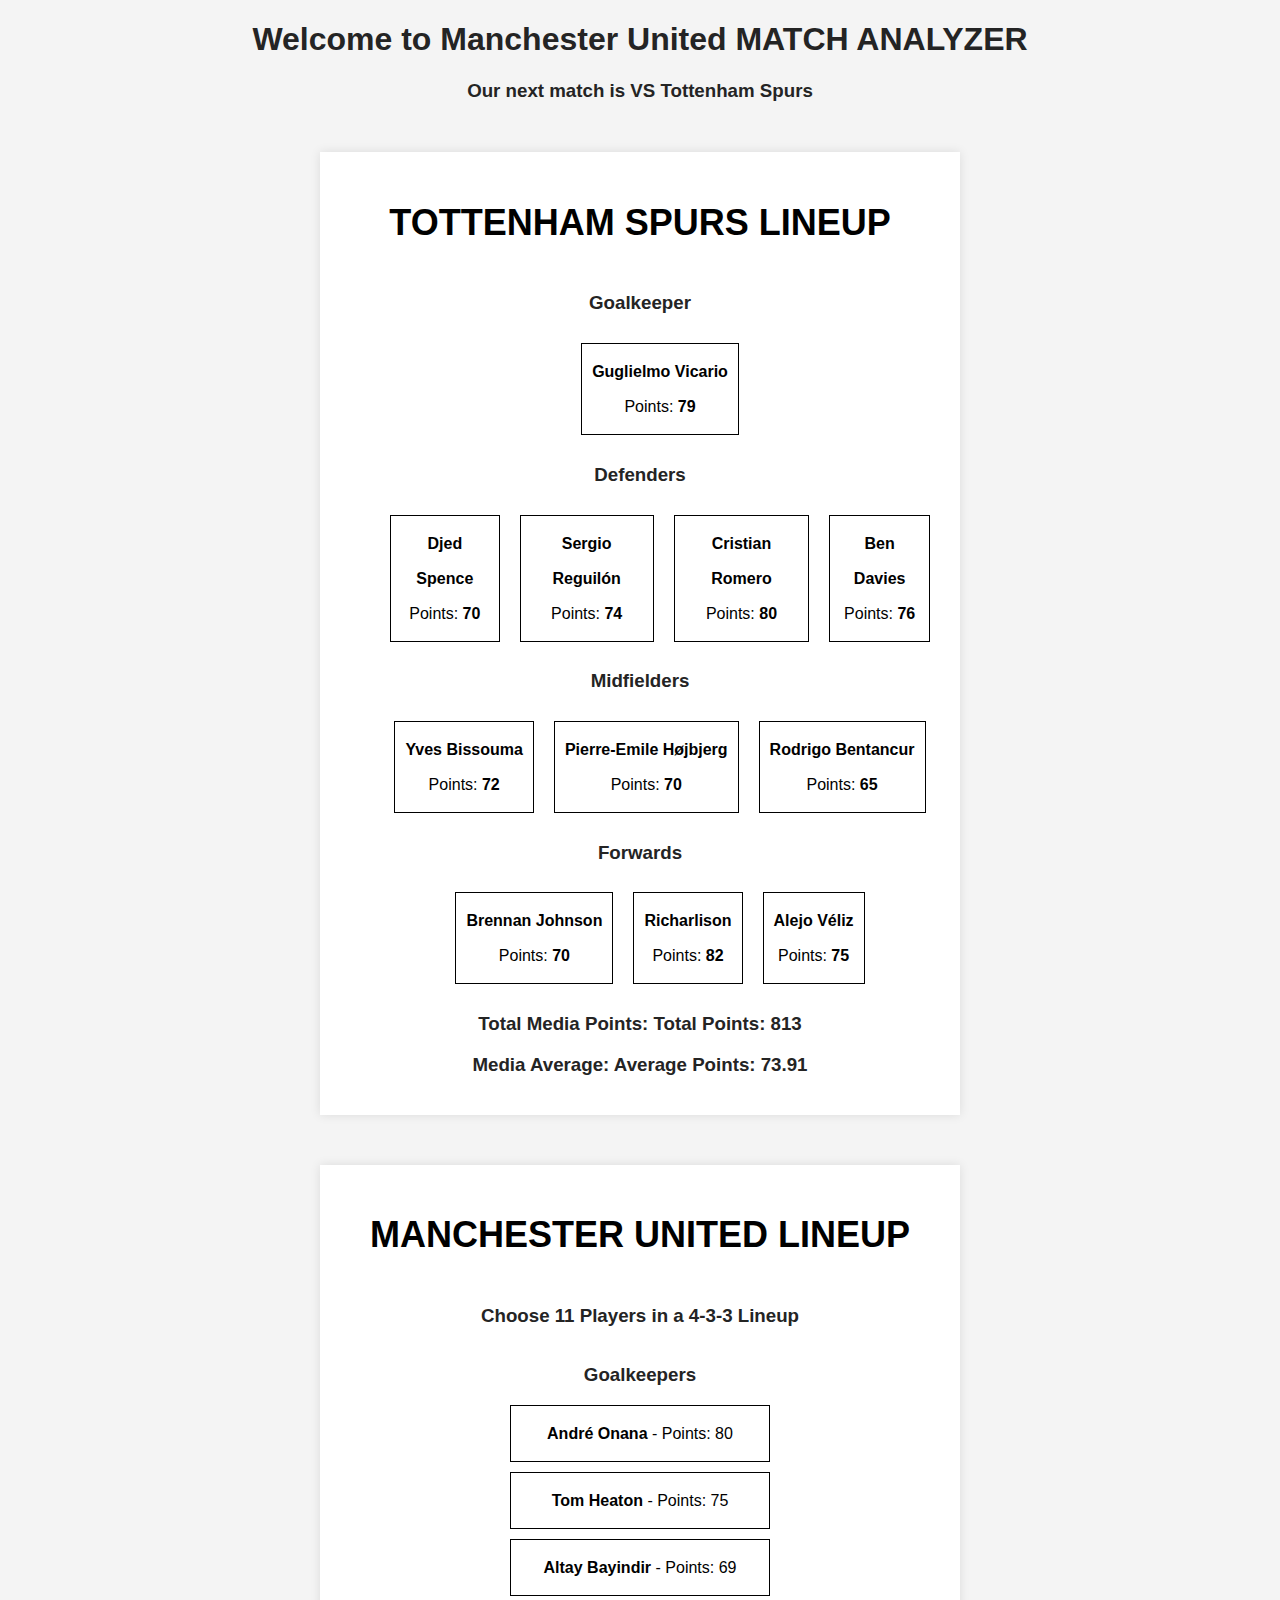
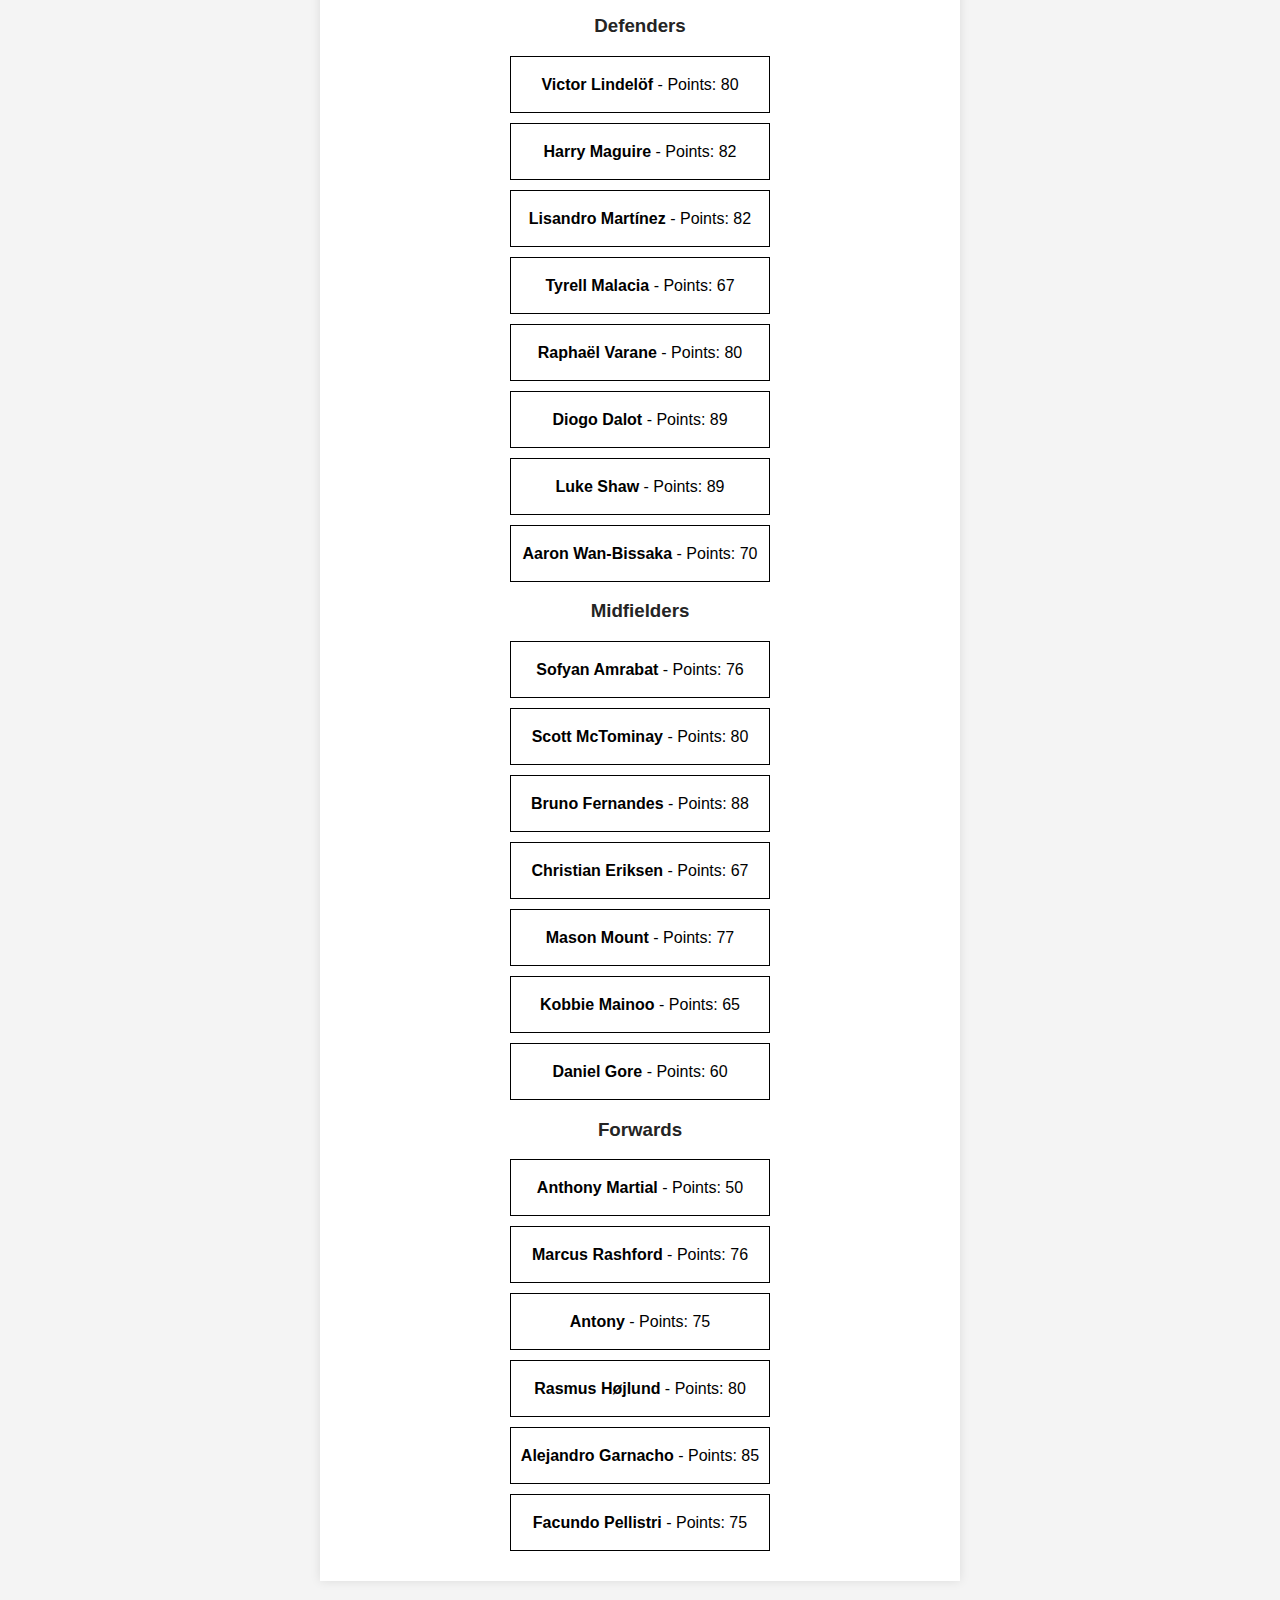
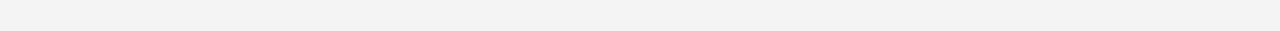
<file: Exercise-1/index.html>
<!DOCTYPE html>
<html lang="en">
  <head>
    <meta charset="UTF-8" />
    <meta name="viewport" content="width=device-width, initial-scale=1.0" />
    <title>Exercise 1 LVL 3 | MATCH SIMULATOR MUN VS TOT</title>
    <link rel="stylesheet" href="./styles.css" />
    <script defer src="./app.js"></script>
  </head>
  <body>
    <main>
      <h1>Welcome to Manchester United MATCH ANALYZER</h1>
      <h3>Our next match is VS Tottenham Spurs</h3>
      <section id="spurs-container" class="spurs-container">
        <h2>TOTTENHAM SPURS LINEUP</h2>
        <div id="spurs-players" class="spurs-players">
          <h3>Goalkeeper</h3>
          <ul id="goalkeeperList"></ul>

          <h3>Defenders</h3>
          <ul id="defendersList"></ul>

          <h3>Midfielders</h3>
          <ul id="midfieldersList"></ul>

          <h3>Forwards</h3>
          <ul id="forwardsList"></ul>
          <h3>Total Media Points: <span id="totalSpursPoints"></span></h3>
          <h3>Media Average: <span id="averageSpursPoints"></span></h3>
        </div>
      </section>
      <section id="mun-container" class="mun-container">
        <h2>MANCHESTER UNITED LINEUP</h2>
        <h3>Choose 11 Players in a 4-3-3 Lineup</h3>
        <div id="mun-players" class="mun-players">
          <h3>Goalkeeper</h3>
          <ul id="goalkeeperMunList"></ul>

          <h3>Defenders</h3>
          <ul id="defendersMunList"></ul>

          <h3>Midfielders</h3>
          <ul id="midfieldersMunList"></ul>

          <h3>Forwards</h3>
          <ul id="forwardsMunList"></ul>
        </div>
        <button class="hidden" id="finish-btn">Finish Lineup</button>
        <div class=".mun-container" id="result-container"></div>
      </section>
    </main>
  </body>
</html>
</file>
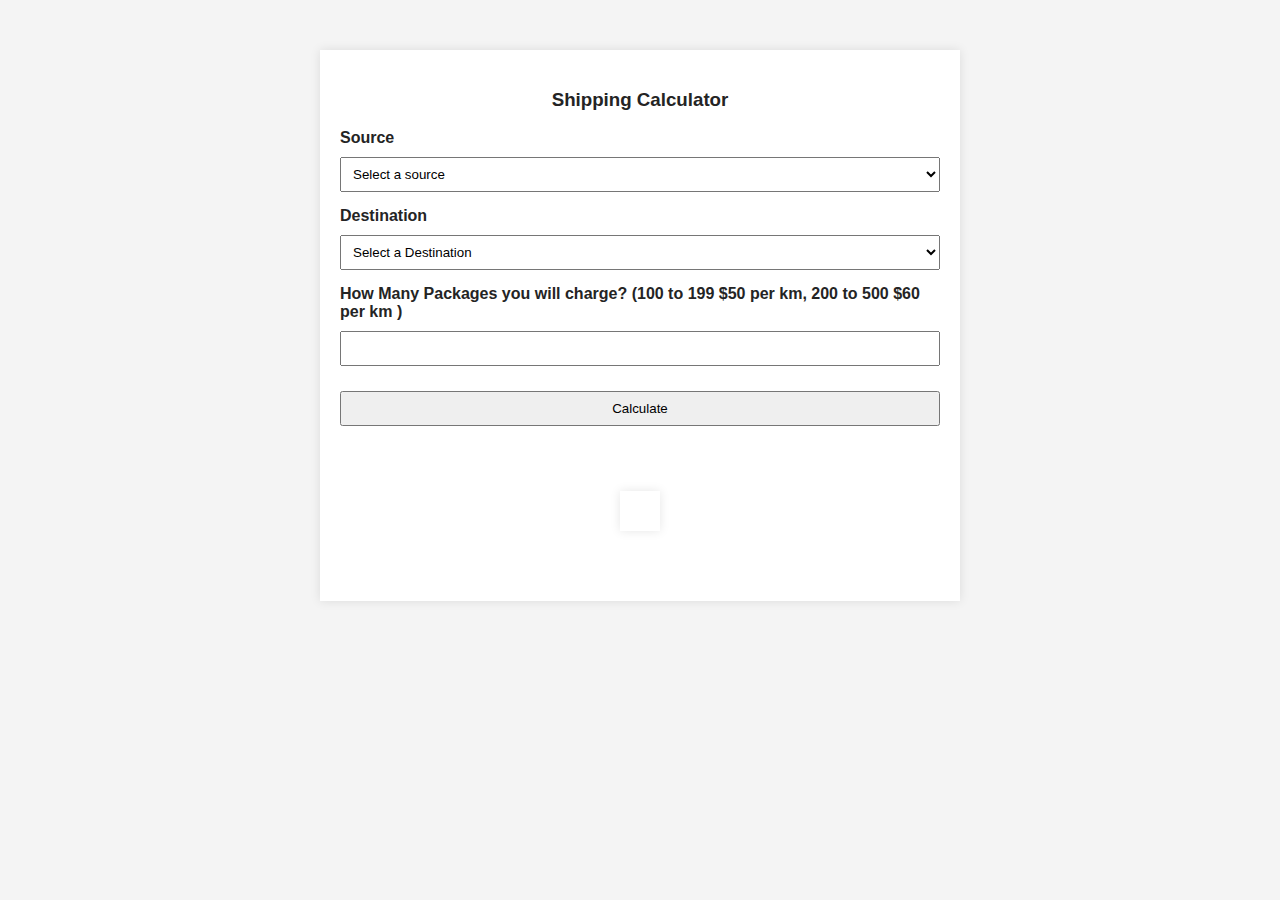
<file: Exercise-2/index.html>
<!DOCTYPE html>
<html lang="en">
  <head>
    <meta charset="UTF-8" />
    <meta name="viewport" content="width=device-width, initial-scale=1.0" />
    <title>Exercise 2 | Amazon Shipping</title>
    <link rel="stylesheet" href="./styles.css" />
    <script defer src="./app.js"></script>
  </head>
  <body>
    <main>
      <div class="form-container">
        <form>
          <h3>Shipping Calculator</h3>
          <label for="source">Source</label>
          <select name="source-select" id="source-select">
            <option value="0">Select a source</option>
          </select>
          <label for="destination">Destination</label>
          <select name="destination-select" id="destination-select">
            <option value="0">Select a Destination</option>
          </select>
          <label for="packages"
            >How Many Packages you will charge? (100 to 199 $50 per km, 200 to
            500 $60 per km )</label
          >
          <input type="number" id="package-count" min="100" max="500" />

          <input type="button" value="Calculate" id="calculate-btn" />
        </form>

        <div id="result-container" class="result-container"></div>
      </div>
    </main>
  </body>
</html>
</file>
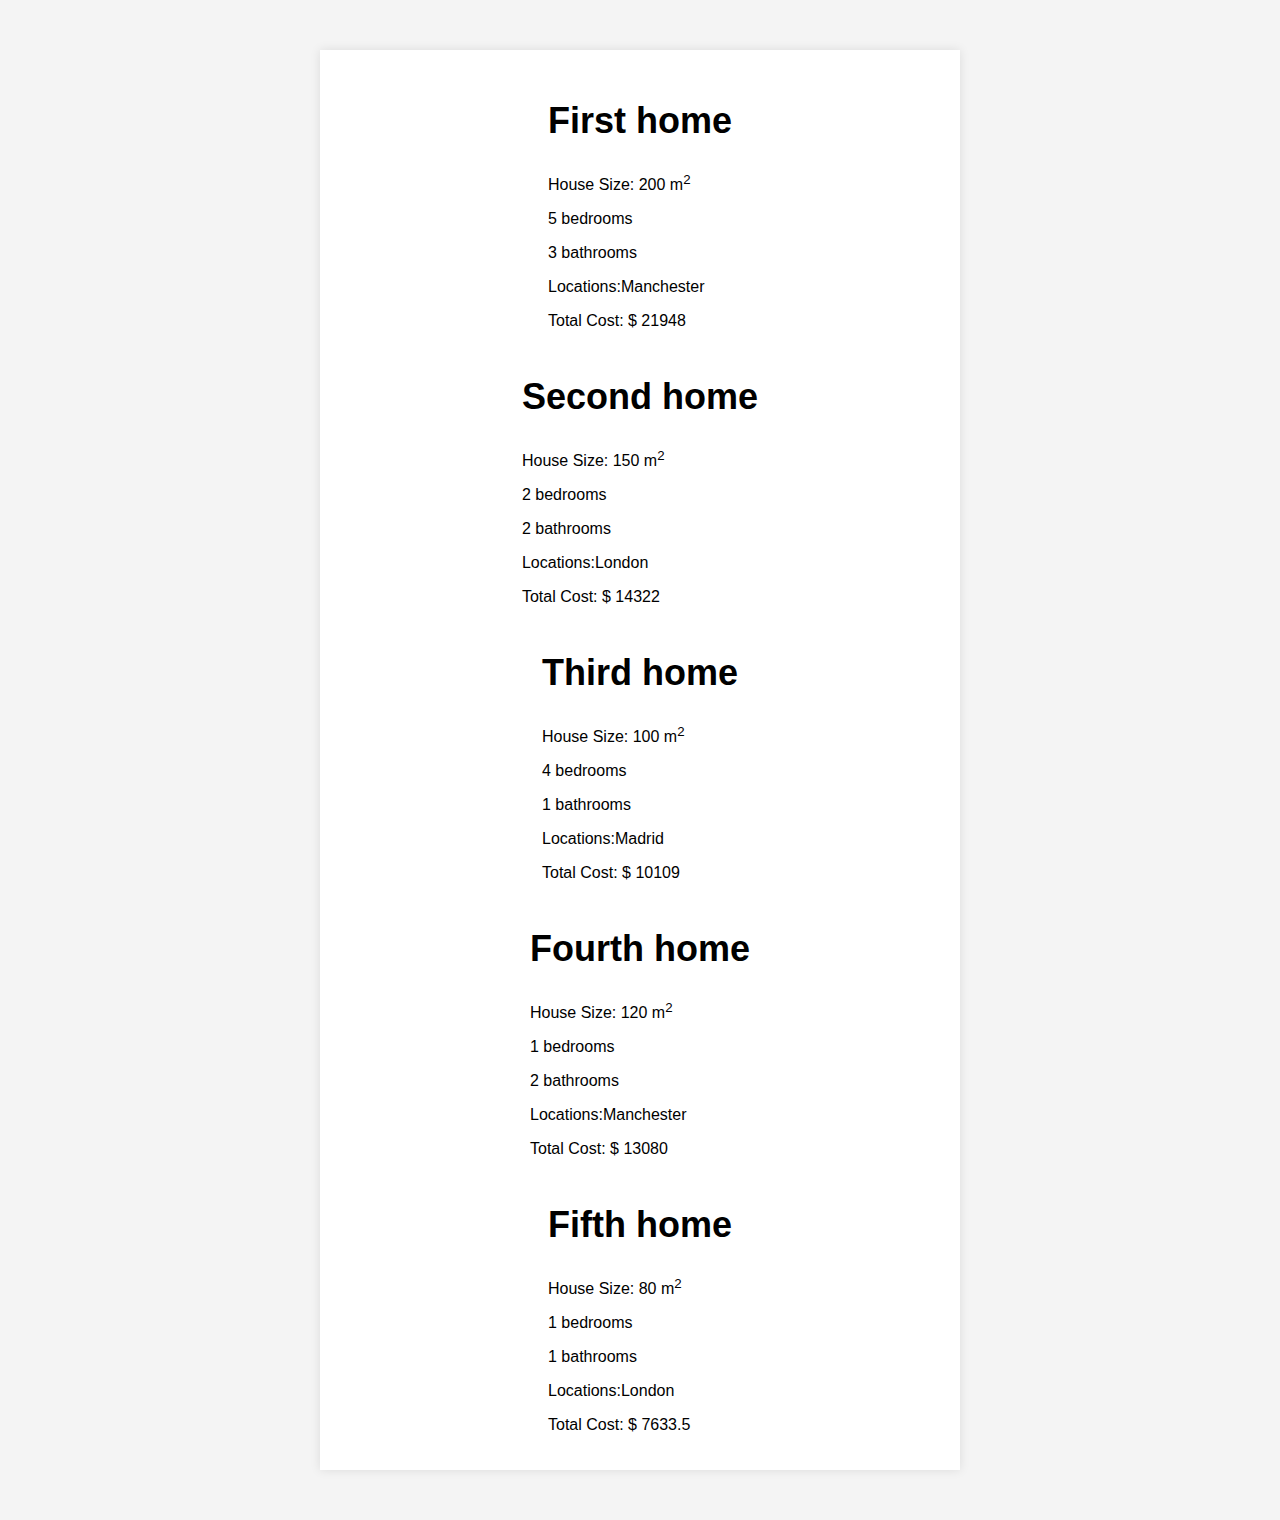
<file: Exercise-3/index.html>
<!DOCTYPE html>
<html lang="en">
  <head>
    <meta charset="UTF-8" />
    <meta name="viewport" content="width=device-width, initial-scale=1.0" />
    <title>Exercise 3 | Real State Software</title>
    <link rel="stylesheet" href="./styles.css" />
    <script defer src="./app.js"></script>
  </head>
  <body>
    <div class="container"></div>
  </body>
</html>
</file>
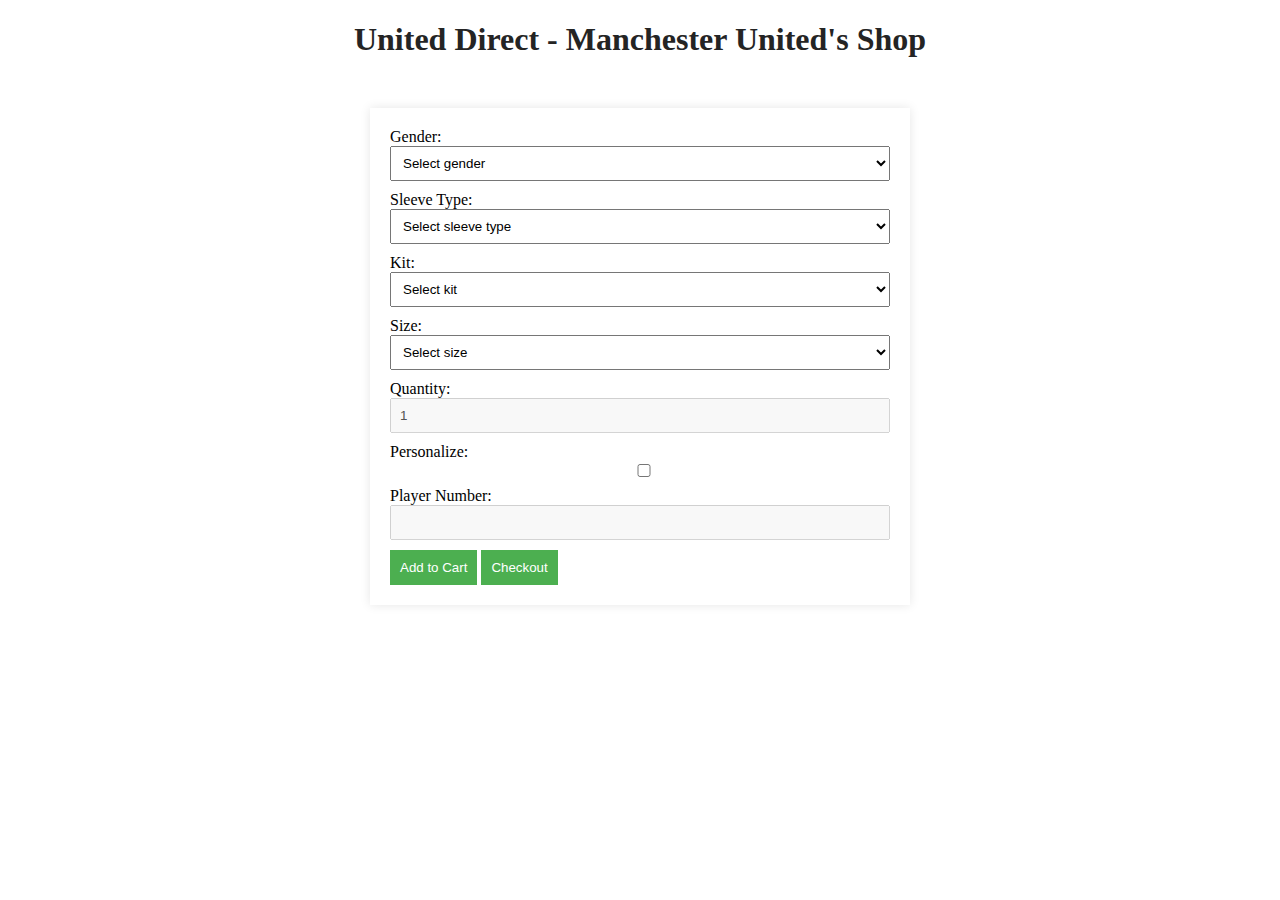
<file: Exercise-4/index.html>
<!DOCTYPE html>
<html lang="en">
  <head>
    <meta charset="UTF-8" />
    <meta name="viewport" content="width=device-width, initial-scale=1.0" />
    <title>United Direct - Manchester United's Shop</title>
    <link rel="stylesheet" href="./styles.css" />
    <script defer src="./app.js"></script>
  </head>
  <body>
    <h1>United Direct - Manchester United's Shop</h1>
    <div class="container">
      <form id="jerseyForm">
        <label for="gender">Gender:</label>
        <select id="gender">
          <option value="0" disabled selected>Select gender</option></select
        ><br />

        <label for="sleeveType">Sleeve Type:</label>
        <select id="sleeveType">
          <option value="0" disabled selected>
            Select sleeve type
          </option></select
        ><br />

        <label for="kit">Kit:</label>
        <select id="kit">
          <option value="0" selected disabled>Select kit</option>
        </select>
        <br />

        <label for="size">Size:</label>
        <select id="size">
          <option value="0" disabled selected>Select size</option>
        </select>
        <br />

        <label for="quantity">Quantity:</label>
        <input
          type="number"
          id="quantity"
          min="1"
          value="1"
          disabled
          required
        /><br />
        <div>
          <label for="personalize">Personalize:</label>
          <input type="checkbox" id="personalize" />
        </div>
        <label for="playerNumber">Player Number:</label>
        <input
          type="number"
          min="1"
          max="99"
          id="playerNumber"
          disabled
        /><br />
        <div class="club" id="club" style="display: none">
          <label for="club-member-select"
            >Are you Member of Manchester United Club?</label
          >
          <select name="club-member-select" id="club-member-select">
            <option value="0" disabled selected>Choose one Option..</option>
            <option value="0.2">Yes. Go Manchester!</option>
            <option value="0">No. I Love Ten Hag</option>
          </select>
          <br />
        </div>
        <button type="submit" id="addToCartBtn" disabled>Add to Cart</button>
        <button type="submit" id="checkoutBtn" disabled>Checkout</button>
      </form>

      <div class="cartContainer" id="cartContainer"></div>
    </div>
  </body>
</html>
</file>
<file: Exercise-1/styles.css>
body {
  font-family: 'Arial', sans-serif;
  background-color: #f4f4f4;
  margin: 0;
}
main {
  flex-direction: column;
  justify-content: center;
  align-items: center;
}

.spurs-container,
.mun-container {
  display: flex;
  flex-direction: column;
  justify-content: center;
  align-items: center;
  max-width: 600px;
  margin: 50px auto;
  padding: 20px;
  background-color: #fff;
  box-shadow: 0 0 10px rgba(0, 0, 0, 0.1);
}

h1,
h3 {
  text-align: center;
  color: #242424;
}

label {
  margin-top: 10px;
}

input,
select {
  margin-bottom: 10px;
  padding: 8px;
  width: 100%;
  box-sizing: border-box;
}

button,
input[type='submit'] {
  padding: 10px;
  background-color: #4caf50;
  color: #fff;
  border: none;
  cursor: pointer;
  margin: 5px;
}

button:hover {
  background-color: #45a049;
}

h2 {
  text-align: center;
  font-size: 36px;
}

ul {
  display: flex;
  justify-content: center;
}
li {
  padding: 10px;
  margin: 10px;
  border: 1px solid black;
  line-height: 35px;
  list-style: none;
  text-align: center;
}
.selected {
  background-color: #4caf50; /* Cambiar el color de fondo cuando se selecciona */
  color: #fff; /* Cambiar el color del texto cuando se selecciona */
  font-weight: bold; /* Hacer el texto en negrita cuando se selecciona */
}

.hidden {
  display: none;
}

.show {
  display: flex;
}
</file>
<file: Exercise-2/styles.css>
body {
  font-family: 'Arial', sans-serif;
  background-color: #f4f4f4;
  margin: 0;
}
main {
  flex-direction: column;
  justify-content: center;
  align-items: center;
}

.form-container,
.result-container {
  display: flex;
  flex-direction: column;
  justify-content: center;
  align-items: center;
  max-width: 600px;
  margin: 50px auto;
  padding: 20px;
  background-color: #fff;
  box-shadow: 0 0 10px rgba(0, 0, 0, 0.1);
}

h1,
h3 {
  text-align: center;
  color: #242424;
}

label {
  margin-top: 10px;
  font-weight: bold;
  color: #242424;
}

input,
select {
  margin-bottom: 15px;
  margin-top: 10px;
  padding: 8px;
  width: 100%;
  box-sizing: border-box;
}

button,
input[type='submit'] {
  padding: 10px;
  background-color: #4caf50;
  color: #fff;
  border: none;
  cursor: pointer;
  margin: 5px;
}

button:hover {
  background-color: #45a049;
}

h2 {
  text-align: center;
  font-size: 36px;
}

ul {
  display: flex;
  justify-content: center;
}
li {
  padding: 10px;
  margin: 10px;
  border: 1px solid black;
  line-height: 35px;
  list-style: none;
  text-align: center;
}
.selected {
  background-color: #4caf50; /* Cambiar el color de fondo cuando se selecciona */
  color: #fff; /* Cambiar el color del texto cuando se selecciona */
  font-weight: bold; /* Hacer el texto en negrita cuando se selecciona */
}

.hidden {
  display: none;
}

.show {
  display: flex;
}
</file>
<file: Exercise-3/styles.css>
body {
  font-family: 'Arial', sans-serif;
  background-color: #f4f4f4;
  margin: 0;
}
main {
  flex-direction: column;
  justify-content: center;
  align-items: center;
}

.container {
  display: flex;
  flex-direction: column;
  justify-content: center;
  align-items: center;
  max-width: 600px;
  margin: 50px auto;
  padding: 20px;
  background-color: #fff;
  box-shadow: 0 0 10px rgba(0, 0, 0, 0.1);
}

h1,
h3 {
  text-align: center;
  color: #242424;
}

label {
  margin-top: 10px;
  font-weight: bold;
  color: #242424;
}

input,
select {
  margin-bottom: 15px;
  margin-top: 10px;
  padding: 8px;
  width: 100%;
  box-sizing: border-box;
}

button,
input[type='submit'] {
  padding: 10px;
  background-color: #4caf50;
  color: #fff;
  border: none;
  cursor: pointer;
  margin: 5px;
}

button:hover {
  background-color: #45a049;
}

h2 {
  text-align: center;
  font-size: 36px;
}

ul {
  display: flex;
  justify-content: center;
}
li {
  padding: 10px;
  margin: 10px;
  border: 1px solid black;
  line-height: 35px;
  list-style: none;
  text-align: center;
}
.selected {
  background-color: #4caf50; /* Cambiar el color de fondo cuando se selecciona */
  color: #fff; /* Cambiar el color del texto cuando se selecciona */
  font-weight: bold; /* Hacer el texto en negrita cuando se selecciona */
}

.hidden {
  display: none;
}

.show {
  display: flex;
}
</file>
<file: Exercise-4/styles.css>
h1,
h3 {
  text-align: center;
  color: #242424;
}

.container {
  max-width: 500px;
  margin: 50px auto;
  padding: 20px;
  background-color: #fff;
  box-shadow: 0 0 10px rgba(0, 0, 0, 0.1);
}

.table {
  width: 100%;
  margin-bottom: 1rem;
  color: #212529;
  border-collapse: collapse;
}
.table th,
.table td {
  padding: 0.75rem;
  vertical-align: top;
  border-top: 1px solid #dee2e6;
  text-align: center;
}
.table thead th {
  vertical-align: bottom;
  border-bottom: 2px solid #dee2e6;
}
.table tbody + tbody {
  border-top: 2px solid #dee2e6;
}

.text-end {
  text-align: center;
}

.form {
  display: flex;
  flex-direction: column;
  align-items: center;
}

label {
  margin-top: 10px;
}

input,
select {
  margin-bottom: 10px;
  padding: 8px;
  width: 100%;
  box-sizing: border-box;
}

button,
input[type='submit'] {
  padding: 10px;
  background-color: #4caf50;
  color: #fff;
  border: none;
  cursor: pointer;
}

button:hover {
  background-color: #45a049;
}
</file>
